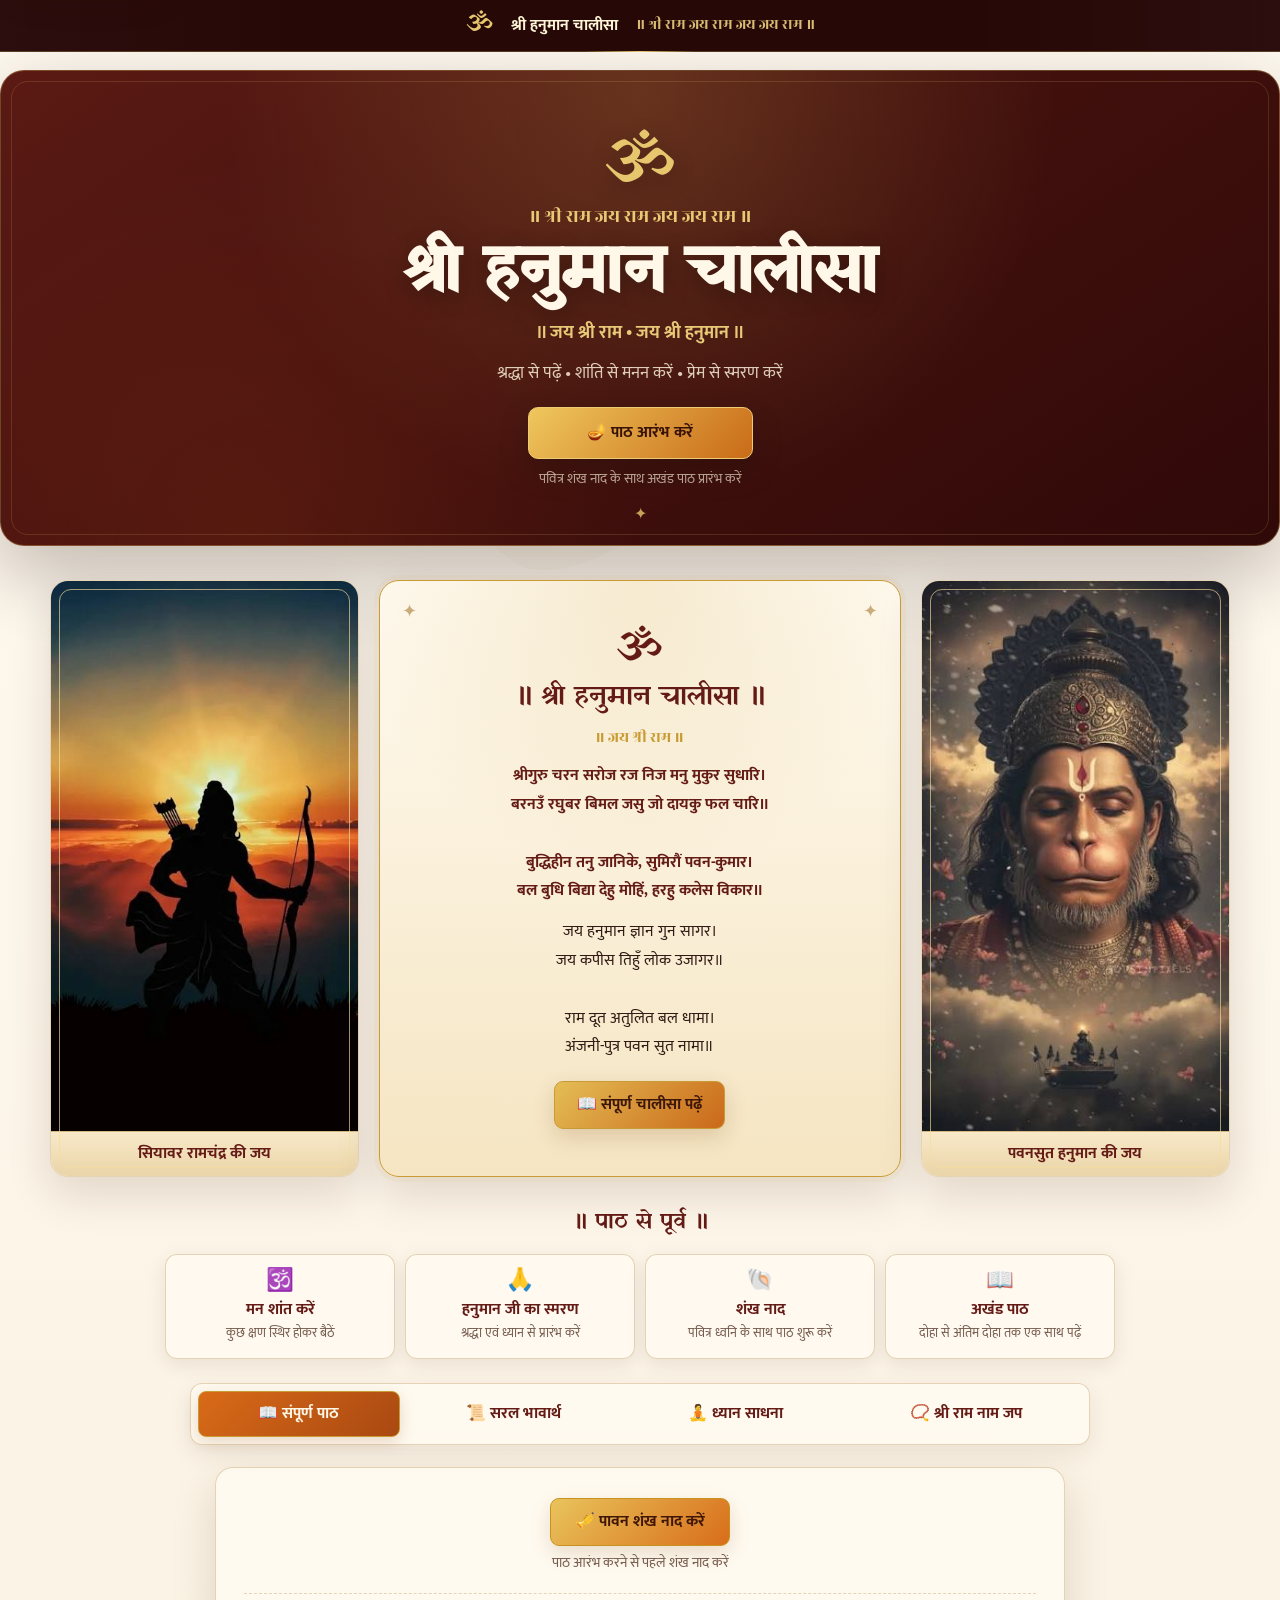
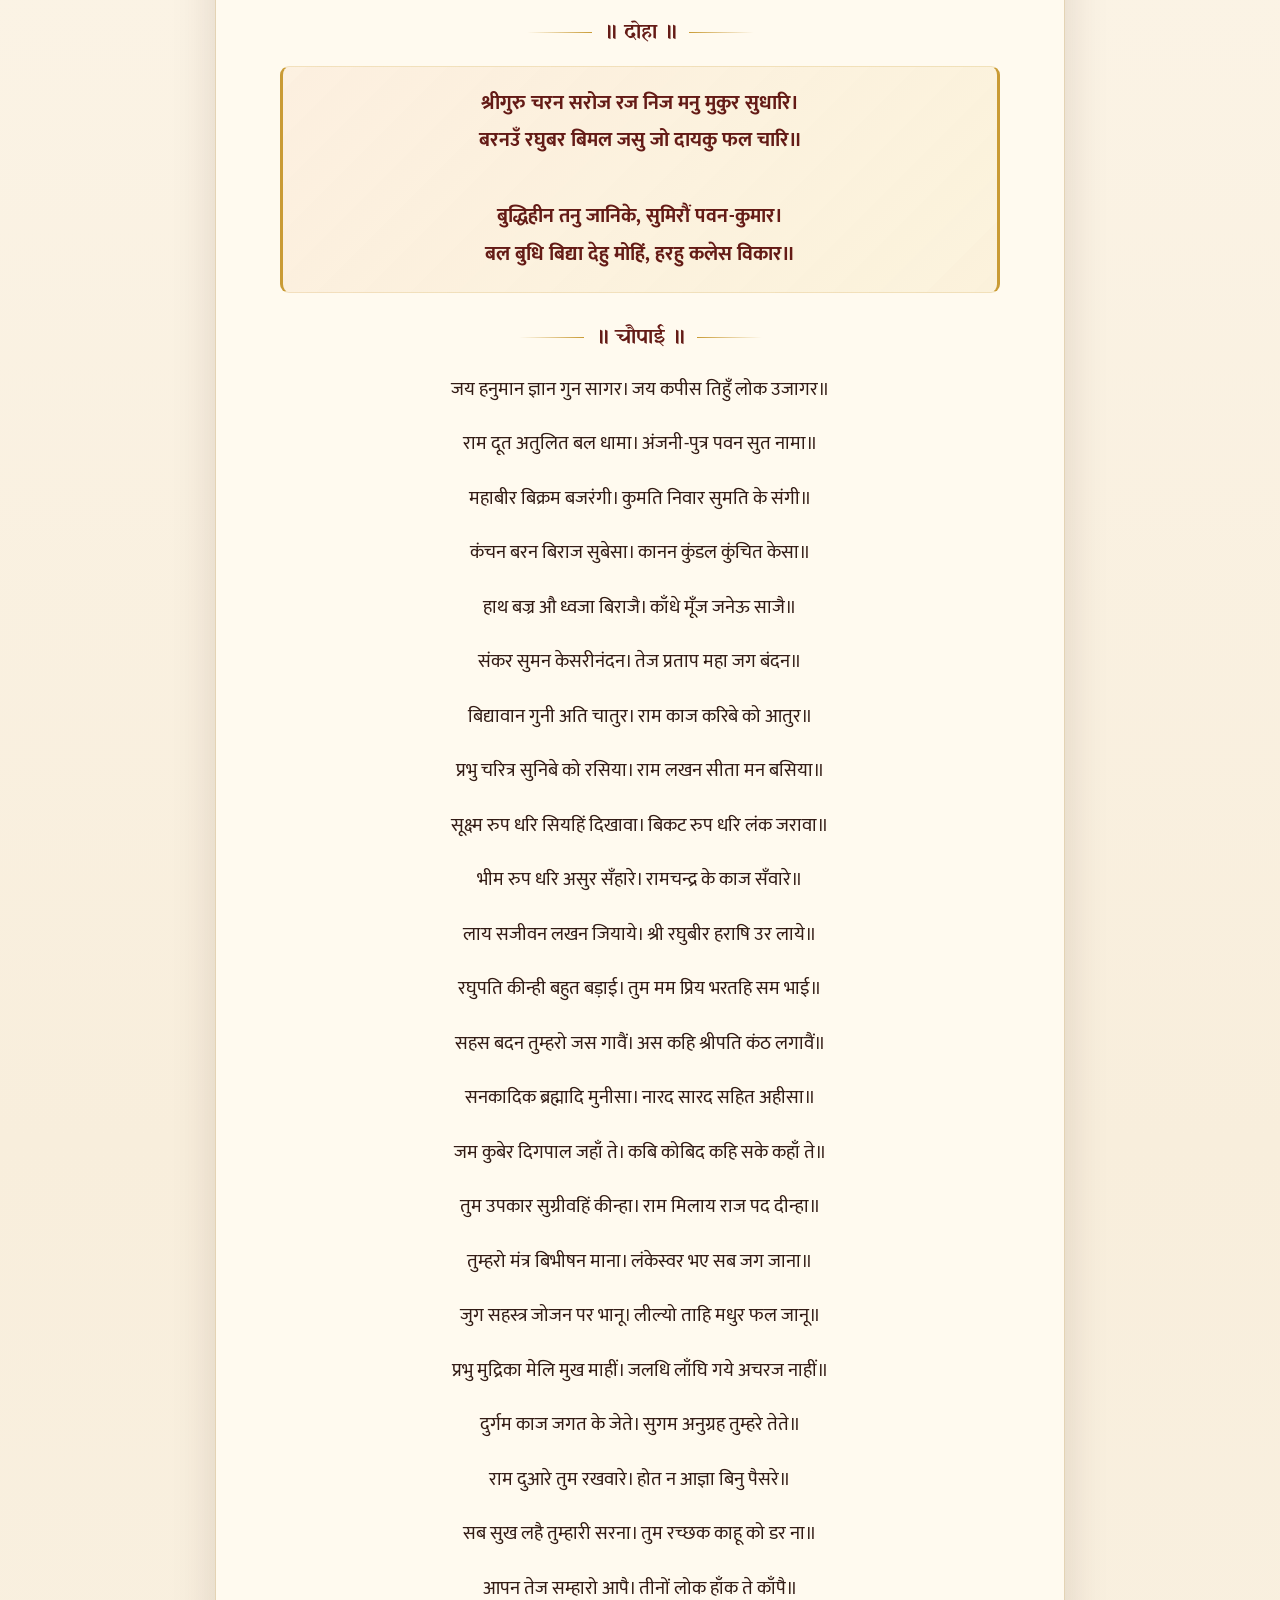
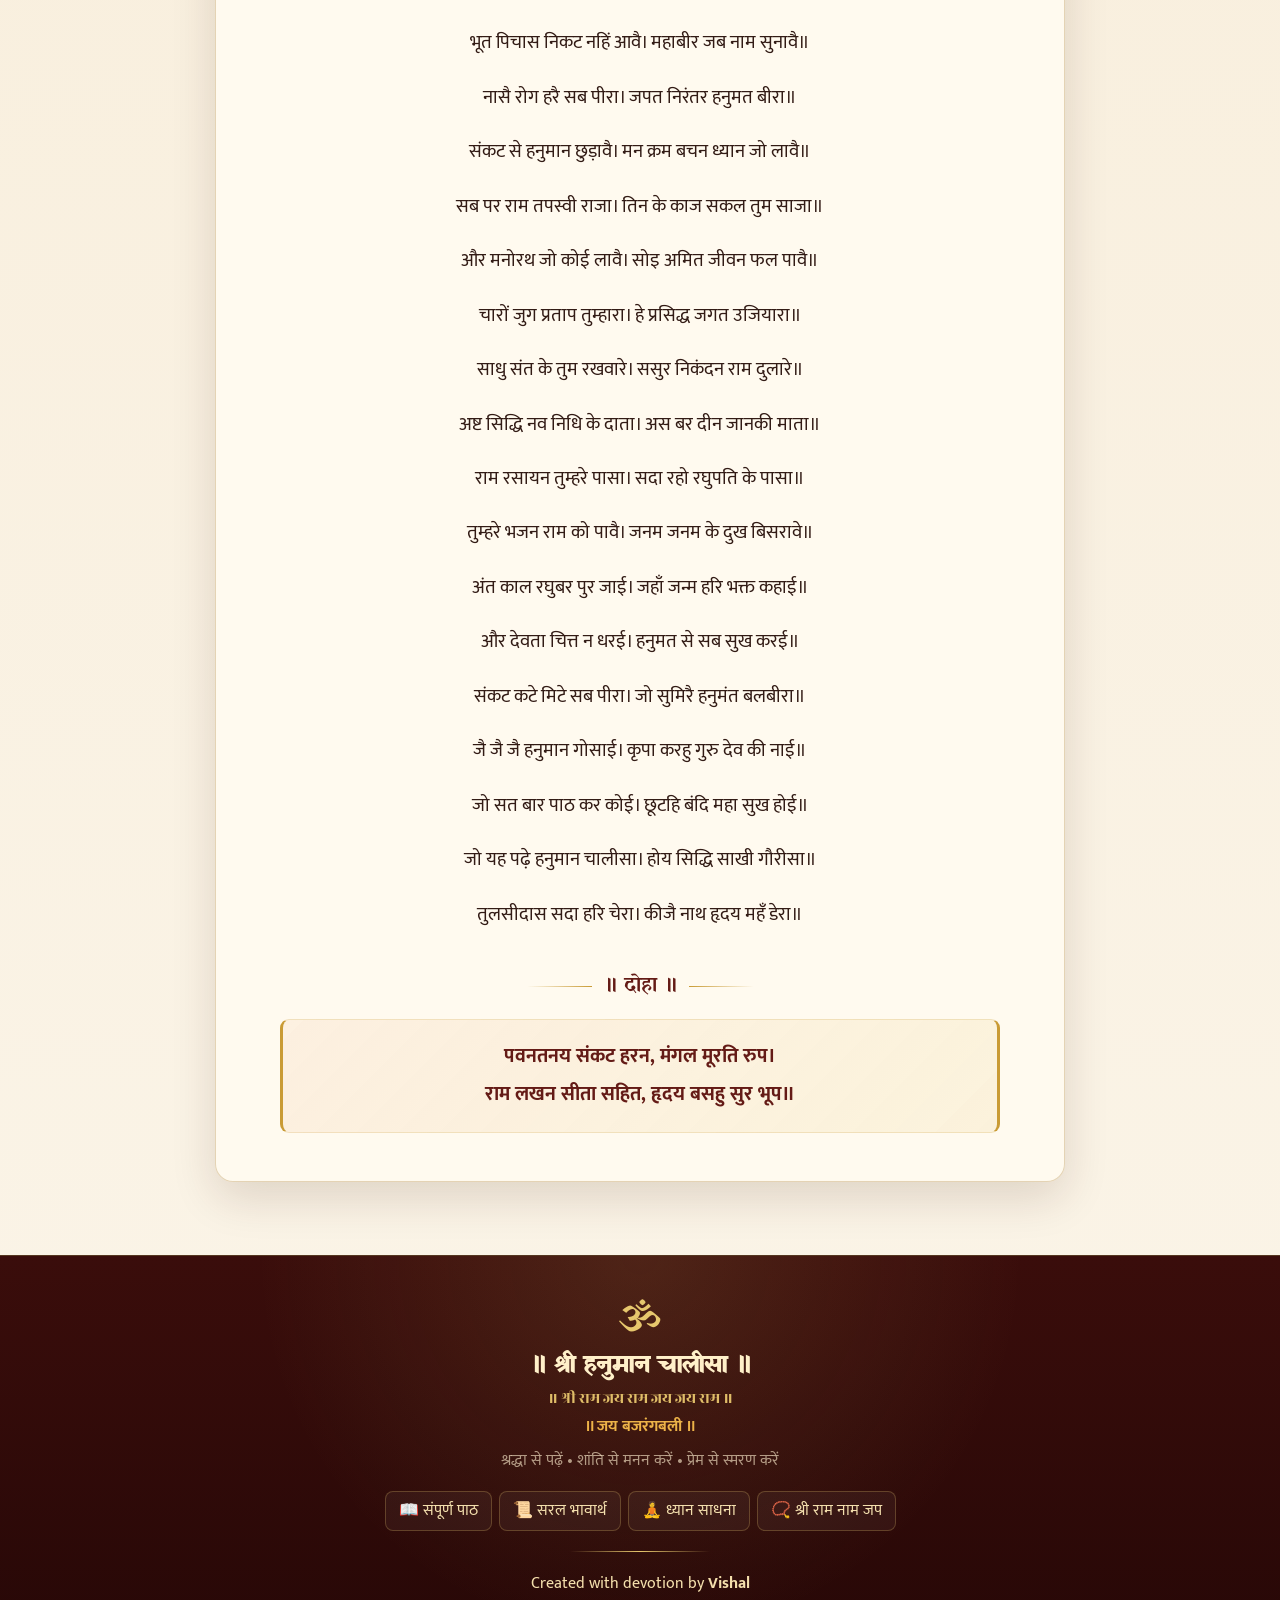
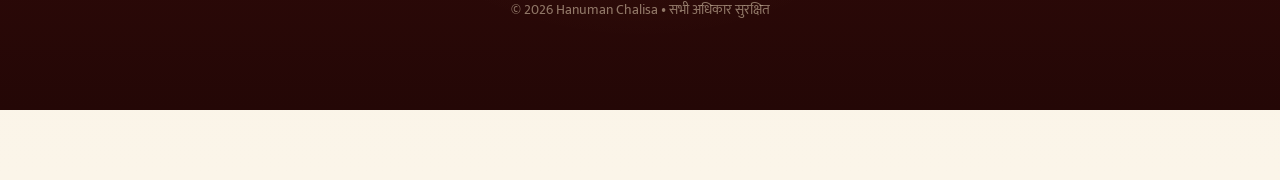
<file: index.html>
<!DOCTYPE html>
<html lang="hi">
<head>
    <meta charset="UTF-8">
    <meta name="viewport" content="width=device-width, initial-scale=1.0">

    <!-- Favicon -->
    <link rel="icon" type="image/jpeg" href="om.jpg">
    <link rel="shortcut icon" type="image/jpeg" href="om.jpg">
    <link rel="apple-touch-icon" href="om.jpg">
    
    <!-- SEO Meta Tags -->
    <title>श्री हनुमान चालीसा | अखंड पाठ, सरल भावार्थ, ध्यान एवं राम नाम जप</title>
    <meta name="description" content="श्री हनुमान चालीसा का संपूर्ण अखंड पाठ, सरल हिंदी भावार्थ, शंख नाद, ध्यान साधना टाइमर और श्री राम नाम जप काउंटर। मोबाइल एवं कंप्यूटर हेतु पूर्ण अनुकूलित।">
    <meta name="keywords" content="श्री हनुमान चालीसा, Hanuman Chalisa Hindi, हनुमान चालीसा पाठ, हनुमान चालीसा भावार्थ, राम नाम जप काउंटर, ध्यान टाइमर">
    <meta name="author" content="Vishal">
    <meta name="robots" content="index, follow">

    <!-- Open Graph Tags -->
    <meta property="og:title" content="श्री हनुमान चालीसा - अखंड पाठ एवं भावार्थ">
    <meta property="og:description" content="पवित्र शंख नाद के साथ शुद्ध हनुमान चालीसा पाठ, अर्थ और राम नाम साधना।">
    <meta property="og:type" content="website">
    <meta property="og:image" content="hanuman ji.jpg">

    <!-- Schema.org Structured Data -->
    <script type="application/ld+json">
    {
      "@context": "https://schema.org",
      "@type": "Article",
      "headline": "श्री हनुमान चालीसा अखंड पाठ एवं सरल भावार्थ",
      "inLanguage": "hi",
      "description": "गोस्वामी तुलसीदास कृत श्री हनुमान चालीसा का अखंड पाठ, सरल हिंदी अर्थ एवं राम नाम जप साधना।"
    }
    </script>

    <!-- Image Preloads -->
    <link rel="preload" as="image" href="shree ram ji.jpg">
    <link rel="preload" as="image" href="hanuman ji.jpg">

    <!-- Google Fonts -->
    <link rel="preconnect" href="https://fonts.googleapis.com">
    <link rel="preconnect" href="https://fonts.gstatic.com" crossorigin>
    <link href="https://fonts.googleapis.com/css2?family=Mukta:wght@400;600;700&family=Rozha+One&family=Yatra+One&display=swap" rel="stylesheet">

    <!-- External CSS -->
    <link rel="stylesheet" href="style.css">
    <link rel="manifest" href="manifest.json">
    <meta name="theme-color" content="#5d1715">
    <meta name="mobile-web-app-capable" content="yes">
    <meta name="apple-mobile-web-app-capable" content="yes">
    <meta name="apple-mobile-web-app-status-bar-style" content="default">
    <meta name="apple-mobile-web-app-title" content="श्री हनुमान चालीसा">
    <link rel="canonical" href="./">
    <meta property="og:locale" content="hi_IN">
    <meta property="og:site_name" content="श्री हनुमान चालीसा">
    <meta name="twitter:card" content="summary_large_image">
</head>
<body class="devotional-site">
    <a class="skip-link" href="#main-content">मुख्य सामग्री पर जाएँ</a>

    <!-- Premium Temple Brand Bar -->
    <header class="temple-brand-bar" aria-label="श्री हनुमान चालीसा">
        <span class="brand-symbol">ॐ</span>
        <span class="brand-text">श्री हनुमान चालीसा</span>
        <span class="brand-mantra">॥ श्री राम जय राम जय जय राम ॥</span>
    </header>

    <!-- Devotional Hero -->
    <header class="hero-header">
        <div class="hero-om">ॐ</div>
        <p class="hero-mantra">॥ श्री राम जय राम जय जय राम ॥</p>
        <h1>श्री हनुमान चालीसा</h1>
        <p class="subtitle">॥ जय श्री राम • जय श्री हनुमान ॥</p>
        <p class="hero-description">श्रद्धा से पढ़ें • शांति से मनन करें • प्रेम से स्मरण करें</p>
        <button class="start-path-btn" onclick="startPath()">🪔 पाठ आरंभ करें</button>
        <p class="start-hint">पवित्र शंख नाद के साथ अखंड पाठ प्रारंभ करें</p>
    </header>

    <!-- Divine Chalisa Layout: Shri Ram | Hanuman Chalisa | Shri Hanuman -->
    <section class="divine-chalisa-layout" aria-label="श्री राम, हनुमान चालीसा और श्री हनुमान">
        <div class="image-card divine-side-image ram-image">
            <img src="shree ram ji.jpg" alt="भगवान श्री राम" loading="lazy" decoding="async">
            <div class="card-caption">सियावर रामचंद्र की जय</div>
        </div>

        <div class="chalisa-center-card">
            <div class="center-om">ॐ</div>
            <div class="center-title">॥ श्री हनुमान चालीसा ॥</div>
            <div class="center-divider">॥ जय श्री राम ॥</div>
            <div class="center-doha">
                श्रीगुरु चरन सरोज रज निज मनु मुकुर सुधारि।<br>
                बरनउँ रघुबर बिमल जसु जो दायकु फल चारि॥<br><br>
                बुद्धिहीन तनु जानिके, सुमिरौं पवन-कुमार।<br>
                बल बुधि बिद्या देहु मोहिं, हरहु कलेस विकार॥
            </div>
            <div class="center-chaupai">
                जय हनुमान ज्ञान गुन सागर।<br>
                जय कपीस तिहुँ लोक उजागर॥<br><br>
                राम दूत अतुलित बल धामा।<br>
                अंजनी-पुत्र पवन सुत नामा॥
            </div>
            <button class="center-read-btn" onclick="switchTab('path', {currentTarget:this})">
                📖 संपूर्ण चालीसा पढ़ें
            </button>
        </div>

        <div class="image-card divine-side-image hanuman-image">
            <img src="hanuman ji.jpg" alt="संकटमोचन श्री हनुमान जी" loading="lazy" decoding="async">
            <div class="card-caption">पवनसुत हनुमान की जय</div>
        </div>
    </section>
    <section class="path-method" aria-label="पाठ विधि">
        <div class="path-method-title">॥ पाठ से पूर्व ॥</div>
        <div class="path-method-grid">
            <div><span>🕉️</span><strong>मन शांत करें</strong><small>कुछ क्षण स्थिर होकर बैठें</small></div>
            <div><span>🙏</span><strong>हनुमान जी का स्मरण</strong><small>श्रद्धा एवं ध्यान से प्रारंभ करें</small></div>
            <div><span>🐚</span><strong>शंख नाद</strong><small>पवित्र ध्वनि के साथ पाठ शुरू करें</small></div>
            <div><span>📖</span><strong>अखंड पाठ</strong><small>दोहा से अंतिम दोहा तक एक साथ पढ़ें</small></div>
        </div>
    </section>


    <!-- Navigation Tabs -->
    <nav class="nav-tabs" aria-label="मुख्य अनुभाग">
        <button class="tab-btn active" type="button" aria-selected="true" onclick="switchTab('path', event)">📖 संपूर्ण पाठ</button>
        <button class="tab-btn" type="button" aria-selected="false" onclick="switchTab('arth', event)">📜 सरल भावार्थ</button>
        <button class="tab-btn" type="button" aria-selected="false" onclick="switchTab('dhyan', event)">🧘 ध्यान साधना</button>
        <button class="tab-btn" type="button" aria-selected="false" onclick="switchTab('jap', event)">📿 श्री राम नाम जप</button>
    </nav>

    <!-- Devotional Audio Sources -->
    <audio id="shankhAudio" src="shankhnaad.mp3" preload="auto"></audio>
    <audio id="ramAudio" src="ram.mp3" preload="auto"></audio>

    <main id="main-content" class="container site-main">

        <!-- 1. संपूर्ण अखंड पाठ (One-Go Continuous Reading) -->
        <section id="path" class="tab-content active">
            
            <div class="shankh-bar">
                <button class="shankh-btn" onclick="playShankh()">
                    🎺 पावन शंख नाद करें
                </button>
                <p class="shankh-status" id="shankhStatus">पाठ आरंभ करने से पहले शंख नाद करें</p>
            </div>

            <div class="verses-container">
                
               <!-- Opening Doha -->
    <div class="section-label">॥ दोहा ॥</div>

    <div class="doha-box">
        श्रीगुरु चरन सरोज रज निज मनु मुकुर सुधारि।<br>
        बरनउँ रघुबर बिमल जसु जो दायकु फल चारि॥<br><br>
        बुद्धिहीन तनु जानिके, सुमिरौं पवन-कुमार।<br>
        बल बुधि बिद्या देहु मोहिं, हरहु कलेस विकार॥
    </div>

    <!-- Chaupai -->
    <div class="section-label chaupai-label">॥ चौपाई ॥</div>


    <div class="verse-line">जय हनुमान ज्ञान गुन सागर। जय कपीस तिहुँ लोक उजागर॥</div>

    <div class="verse-line">राम दूत अतुलित बल धामा। अंजनी-पुत्र पवन सुत नामा॥</div>

    <div class="verse-line">महाबीर बिक्रम बजरंगी। कुमति निवार सुमति के संगी॥</div>

    <div class="verse-line">कंचन बरन बिराज सुबेसा। कानन कुंडल कुंचित केसा॥</div>

    <div class="verse-line">हाथ बज्र औ ध्वजा बिराजै। काँधे मूँज जनेऊ साजै॥</div>

                <div class="verse-line">संकर सुमन केसरीनंदन। तेज प्रताप महा जग बंदन॥</div>

                <div class="verse-line">बिद्यावान गुनी अति चातुर। राम काज करिबे को आतुर॥</div>

                <div class="verse-line">प्रभु चरित्र सुनिबे को रसिया। राम लखन सीता मन बसिया॥</div>

                <div class="verse-line">सूक्ष्म रुप धरि सियहिं दिखावा। बिकट रुप धरि लंक जरावा॥</div>

                <div class="verse-line">भीम रुप धरि असुर सँहारे। रामचन्द्र के काज सँवारे॥</div>

                <div class="verse-line">लाय सजीवन लखन जियाये। श्री रघुबीर हराषि उर लाये॥</div>

                <div class="verse-line">रघुपति कीन्ही बहुत बड़ाई। तुम मम प्रिय भरतहि सम भाई॥</div>

                <div class="verse-line">सहस बदन तुम्हरो जस गावैं। अस कहि श्रीपति कंठ लगावैं॥</div>

                <div class="verse-line">सनकादिक ब्रह्मादि मुनीसा। नारद सारद सहित अहीसा॥</div>

                <div class="verse-line">जम कुबेर दिगपाल जहाँ ते। कबि कोबिद कहि सके कहाँ ते॥</div>

                <div class="verse-line">तुम उपकार सुग्रीवहिं कीन्हा। राम मिलाय राज पद दीन्हा॥</div>

                <div class="verse-line">तुम्हरो मंत्र बिभीषन माना। लंकेस्वर भए सब जग जाना॥</div>

                <div class="verse-line">जुग सहस्त्र जोजन पर भानू। लील्यो ताहि मधुर फल जानू॥</div>

                <div class="verse-line">प्रभु मुद्रिका मेलि मुख माहीं। जलधि लाँघि गये अचरज नाहीं॥</div>

                <div class="verse-line">दुर्गम काज जगत के जेते। सुगम अनुग्रह तुम्हरे तेते॥</div>

                <div class="verse-line">राम दुआरे तुम रखवारे। होत न आज्ञा बिनु पैसरे॥</div>

                <div class="verse-line">सब सुख लहै तुम्हारी सरना। तुम रच्छक काहू को डर ना॥</div>

                <div class="verse-line">आपन तेज सम्हारो आपै। तीनों लोक हाँक ते काँपै॥</div>

                <div class="verse-line">भूत पिचास निकट नहिं आवै। महाबीर जब नाम सुनावै॥</div>

                <div class="verse-line">नासै रोग हरै सब पीरा। जपत निरंतर हनुमत बीरा॥</div>

                <div class="verse-line">संकट से हनुमान छुड़ावै। मन क्रम बचन ध्यान जो लावै॥</div>

                <div class="verse-line">सब पर राम तपस्वी राजा। तिन के काज सकल तुम साजा॥</div>

                <div class="verse-line">और मनोरथ जो कोई लावै। सोइ अमित जीवन फल पावै॥</div>

                <div class="verse-line">चारों जुग प्रताप तुम्हारा। हे प्रसिद्ध जगत उजियारा॥</div>

                <div class="verse-line">साधु संत के तुम रखवारे। ससुर निकंदन राम दुलारे॥</div>

                <div class="verse-line">अष्ट सि‌द्धि नव निधि के दाता। अस बर दीन जानकी माता॥</div>

                <div class="verse-line">राम रसायन तुम्हरे पासा। सदा रहो रघुपति के पासा॥</div>

                <div class="verse-line">तुम्हरे भजन राम को पावै। जनम जनम के दुख बिसरावे॥</div>

                <div class="verse-line">अंत काल रघुबर पुर जाई। जहाँ जन्म हरि भक्त कहाई॥</div>

                <div class="verse-line">और देवता चित्त न धरई। हनुमत से सब सुख करई॥</div>

                <div class="verse-line">संकट कटे मिटे सब पीरा। जो सुमिरै हनुमंत बलबीरा॥</div>

                <div class="verse-line">जै जै जै हनुमान गोसाई। कृपा करहु गुरु देव की नाई॥</div>

                <div class="verse-line">जो सत बार पाठ कर कोई। छूटहि बंदि महा सुख होई॥</div>

                <div class="verse-line">जो यह पढ़े हनुमान चालीसा। होय सि‌द्धि साखी गौरीसा॥</div>

                <div class="verse-line">तुलसीदास सदा हरि चेरा। कीजै नाथ हृदय महँ डेरा॥</div>
 <!-- Closing Doha -->
<div class="section-label closing-doha-label">॥ दोहा ॥</div>

<div class="doha-box">
    पवनतनय संकट हरन, मंगल मूरति रुप।<br>
    राम लखन सीता सहित, हृदय बसहु सुर भूप॥

            </div>
            </div>
        </section>

        <!-- 2. संपूर्ण सरल भावार्थ (Meaning Tab) -->
        <section id="arth" class="tab-content">
            <h2 class="section-title">॥ श्री हनुमान चालीसा सरल भावार्थ ॥</h2>

            <div class="meaning-item">
                <div class="meaning-verse">श्रीगरुु चरन सरोज रज, ननज मनुमकुुरु सधारर। ु बरनऊं रघबरु नबमल जसु, जो दायकुफल चारर।।<br>बनिहीन ु तनुजाननके, सनमरौं ु पवन-कुमार। बल बनिु नबद्या देहुमोनह, ं हरहुकलेस नबकार।।</div>
                <div class="meaning-text"><strong>भावार्थ:</strong> श्री गरुु महाराज केचरण कमलों की धनलू सेअपनेमन रूपी दपपण को पनवत्र करके श्री रघवीर ु केननमपल यश का वणपन करता ह , ं जो चारों फल धमप, अर्प, काम और मोक्ष को देनेवाला है। हेपवन कुमार! मैंआपको सनमरन ु करता ह ।ं आप तो जानतेहैंनक मेरा शरीर और बनिु ननबपल है। मझे ु शारीररक बल, सदब् निु एवं ज्ञान दीनजए और मेरेदखों ु व दोषों का नाश कर दीनजए।</div>
            </div>

            <div class="meaning-item">
                <div class="meaning-verse">जय हनमान ु ज्ञान गनु सागर। जय कपीस नतहुं लोक उजागर।।</div>
                <div class="meaning-text"><strong>भावार्थ:</strong> हनमान ु जी की जय हो। आपका ज्ञान और गणु अर्ाह है। हेकपीश्वर! आपकी जय हो! तीनों लोकों, स्वगपलोक, भलोक ू और पाताल लोक मेंआपकी कीनतपहै।</div>
            </div>

            <div class="meaning-item">
                <div class="meaning-verse">रामदतू अतनलत ु बल धामा। अजनन ं -पत्रु पवनसतु नामा।।</div>
                <div class="meaning-text"><strong>भावार्थ:</strong> हेपवनसतु अजनीनन्दन ं ! श्रीरामदतू! आपके समान दसरा ू कोई बलवान नहीं है।</div>
            </div>

            <div class="meaning-item">
                <div class="meaning-verse">महाबीर नबक्रम बजरंगी। कुमनत ननवार समनत ु के संगी।।</div>
                <div class="meaning-text"><strong>भावार्थ:</strong> हेमहावीर बजरंगबली! आप तो नवशेष पराक्रमवालेहै। आप दबुपनिु को दरूकरतेहैंऔर अच्छी बनिवालों ु के सहायक है।</div>
            </div>

            <div class="meaning-item">
                <div class="meaning-verse">कंचन बरन नबराज सबेसा। ु कानन कंुडल कंुनचत के सा।।</div>
                <div class="meaning-text"><strong>भावार्थ:</strong> आप सनहले ु रंग, सन्दर ु वस्त्रों, कानों मेंकुण्डल और घघराले ंु बालों सेसशोभीत ु हैं।</div>
            </div>

            <div class="meaning-item">
                <div class="meaning-verse">हार् बज्र अरु ध्वजा नबराजै। कांधेमजंू जनेउ साजै॥</div>
                <div class="meaning-text"><strong>भावार्थ:</strong> आपकेहार्मेंबज्र और ध्वजा हैंतर्ा कांधेपर मजंू जनेऊ की शोभा है।</div>
            </div>

            <div class="meaning-item">
                <div class="meaning-verse">शकर ं सवनु के सरी नंदन। तेज प्रताप महा जग बन्दन॥</div>
                <div class="meaning-text"><strong>भावार्थ:</strong> हेशकर ं केअवतार, हेके शरी-नन्दन, आपकेपराक्रम और महान यश की संसार भर मेंवन्दना होती है।</div>
            </div>

            <div class="meaning-item">
                <div class="meaning-verse">नवद्यावान गनीु अनत चातरु। राम काज कररबेको आतरु।।</div>
                <div class="meaning-text"><strong>भावार्थ:</strong> आप प्रकाण्ड नवद्याननधान हैं, गणवान ु और अत्यंत कायपकुशल होकर श्रीराम-काज करनेकेनलए उत्सकु रहतेंहैं।</div>
            </div>

            <div class="meaning-item">
                <div class="meaning-verse">प्रभुचररत्र सननबे ु को रनसया। राम लखन सीता मन बनसया।।</div>
                <div class="meaning-text"><strong>भावार्थ:</strong> आप श्रीराम केचररत्र सनने ु मेंआनन्द-रस लेतेहैं। श्रीराम सीता और लक्ष्मण आपके हृदयमेंबसतेहैं।</div>
            </div>

            <div class="meaning-item">
                <div class="meaning-verse">सक्ष्मू रूप धरर नसयनहं नदखावा। नबकट रूप धरर लंक जरावा।।</div>
                <div class="meaning-text"><strong>भावार्थ:</strong> आपनेअपना बहुत छोटा रूप धारण करके सीता जी को नदखलाया और भयंकर रूप करकेलंका को जलाया।</div>
            </div>

            <div class="meaning-item">
                <div class="meaning-verse">भीम रूप धरर असरु संहारे। रामचंद्र केकाज संवारे।।</div>
                <div class="meaning-text"><strong>भावार्थ:</strong> आपनेनवकराल रूप धारण करकेराक्षसों को मारा और श्री रामचन्द्र जी केउददेश्यों ् को सफल बनाया।</div>
            </div>

            <div class="meaning-item">
                <div class="meaning-verse">लाय सजीवन लखन जियाये। श्रीरघुबीर हरषि उर लाये।।</div>
                <div class="meaning-text"><strong>भावार्थ:</strong> आपने संजीवनी बूटी लाकर लक्ष्मण जी को जिलाया जिससे श्री रघुवीर ने हर्षित होकर आपको हृदय से लगा लिया।</div>
            </div>

            <div class="meaning-item">
                <div class="meaning-verse">रघुपति कीन्ही बहुत बड़ाई। तुम मम प्रिय भरतहि सम भाई।।</div>
                <div class="meaning-text"><strong>भावार्थ:</strong> हे पवनसुत ! श्रीरामचंद्रजी ने आपकी बहुत प्रशंसा की और कहा कि तुम मेरे भरत जैसे भाई हो।</div>
            </div>

            <div class="meaning-item">
                <div class="meaning-verse">सहस बदन तुम्हरो जस गावैं। अस कहि श्रीपति कंठ लगावैं।।</div>
                <div class="meaning-text"><strong>भावार्थ:</strong> श्रीराम ने आपको यह कहकर हृदय से लगा लिया कि तुम्हारा यश हजार-मुखसे सराहनीय है।</div>
            </div>

            <div class="meaning-item">
                <div class="meaning-verse">सनकादिक ब्रह्मादि मुनीसा। नारद सारद सहित अहीसा।।</div>
                <div class="meaning-text"><strong>भावार्थ:</strong> श्रीसनक, श्रीसनातन, श्रीसनन्दन, श्रीसनत्कुमार आदि मुनि, ब्रम्हा आदि देवता, नारदजी, सरस्वतीजी, शेषनागजी आदि आपके यशको पूरी तरह वर्णन नहीं कर सकते ।</div>
            </div>

            <div class="meaning-item">
                <div class="meaning-verse">जम कुबेर दिगपाल जहां ते। कबि कोबिद कहि सके कहां ते।।</div>
                <div class="meaning-text"><strong>भावार्थ:</strong> यमराज, कुबेर आदि सब दिशाओं के रक्षक, कवि, विद्वान, पंडित, या कोई भी आपके यशको पूरी तरह वर्णन नहीं कर सकते।</div>
            </div>

            <div class="meaning-item">
                <div class="meaning-verse">तुम उपकार सुग्रीवहिं कीन्हा। राम मिलाय राज पद दीन्हा।।</div>
                <div class="meaning-text"><strong>भावार्थ:</strong> आपने सुग्रीवजी को श्रीराम से मिलाकर उपकार किया जिसके कारण वे राजा बने ।</div>
            </div>

            <div class="meaning-item">
                <div class="meaning-verse">तम्हरो ु मत्रं नबभीषन माना। लंके स्वर भए सब जग जाना।।</div>
                <div class="meaning-text"><strong>भावार्थ:</strong> आपकेउपदेश का नवभीषण नेपणपतू : पालन नकया, इसी कारण वेलंका केराजा बनें, इसको सब संसार जानता है ।</div>
            </div>

            <div class="meaning-item">
                <div class="meaning-verse">जगु सहस्र जोजन पर भान।ूलील्यो तानह मधरु फल जान।।ू</div>
                <div class="meaning-text"><strong>भावार्थ:</strong> जो सयप ू इतनेयोजन दरीू पर हैनक उस पर पहुचने ं केनलए हजार यगु लगे। दो हजार योजन की दरीू पर नस्र्त सयप ू को आपनेएक मीठा फल समझकर ननगल नलया।</div>
            </div>

            <div class="meaning-item">
                <div class="meaning-verse">प्रभुमनद्रका ु मेनल मखु माहीं। जलनध लांनघ गयेअचरज नाहीं।।</div>
                <div class="meaning-text"><strong>भावार्थ:</strong> आपनेश्रीरामचंद्रजी की अगं ठी ू महंू मेंरखकर समद्रु को पार नकया परन्तुआपकेनलए इसमेंकोई आश्चयपनहीं है।</div>
            </div>

            <div class="meaning-item">
                <div class="meaning-verse">दगपमु काज जगत केजेते। सगमु अनग्रहु तम्हरे ु तेते।।</div>
                <div class="meaning-text"><strong>भावार्थ:</strong> संसार मेंनजतनेभी कठीन सेकठीन काम हैं, वेसभी आपकी कृपा सेसहज और सलभु हो जातेहैं।</div>
            </div>

            <div class="meaning-item">
                <div class="meaning-verse">राम दआरे ु तमु रखवारे। होत न आज्ञा नबनुपैसारे।।</div>
                <div class="meaning-text"><strong>भावार्थ:</strong> श्री रामचंद्रजी केद्वार केआप रखवालेहैं, नजसमेंआपकी आज्ञा केनबना नकसी को प्रवेश नहीं नमल सकता । (अर्ापत नबना हनमान ु जी को प्रसन्न नकयेराम जी को नहीं पाया जा सकता)</div>
            </div>

            <div class="meaning-item">
                <div class="meaning-verse">सब सखु लहैतम्हारी ु सरना। तमु रक्षक काह को डर ना।।</div>
                <div class="meaning-text"><strong>भावार्थ:</strong> जो आप मेंशरण लेतेहैंवेसभी खशी ु का आनंद लेतेहैं। यनद आप रक्षक हैं, तो डरनेकेनलए क्या है?</div>
            </div>

            <div class="meaning-item">
                <div class="meaning-verse">आपन तेज सम्हारो आपै। तीनों लोक हांक तेंकांपै।।</div>
                <div class="meaning-text"><strong>भावार्थ:</strong> आपकेनसवाय आपके वेग को कोई नहीं रोक सकता, आपकी गजपना सेतीनों लोक कांप जातेहैं।</div>
            </div>

            <div class="meaning-item">
                <div class="meaning-verse">भतू नपसाच ननकट ननहंआवै। महावीर जब नाम सनावै।। ु</div>
                <div class="meaning-text"><strong>भावार्थ:</strong> आपका ‘महावीर’ हनमानजी ु का नाम सनकर ु भतू-नपसाच आनद दष्टु आत्माएँपास भी नहीं आ सकती ।</div>
            </div>

            <div class="meaning-item">
                <div class="meaning-verse">नासैरोग हरैसब पीरा। जपत ननरंतर हनमतु बीरा।।</div>
                <div class="meaning-text"><strong>भावार्थ:</strong> आपका ननरंतर जप करनेसेसब रोग नष्ट हो जातेहैंऔर सब कष्ट दरूहो जातेहैं।</div>
            </div>

            <div class="meaning-item">
                <div class="meaning-verse">संकट तेंहनमान ु छुड़ावै। मन क्रम बचन ध्यान जो लावै।।</div>
                <div class="meaning-text"><strong>भावार्थ:</strong> हेहनमान ु जी! नवचार करनेमें, कमपकरनेमेंऔर बोलनेमें, नजनका ध्यान आपमेंरहता है, उनको सब संकटों से आप छुड़ातेहै।</div>
            </div>

            <div class="meaning-item">
                <div class="meaning-verse">सब पर राम तपस्वी राजा। नतन केकाज सकल तमु साजा।</div>
                <div class="meaning-text"><strong>भावार्थ:</strong> तपस्वी राजा श्री रामचन्द्र जी सबसेश्रेष्ठ है, उनके सब कायों को आपनेसहज मेंकर नदया।</div>
            </div>

            <div class="meaning-item">
                <div class="meaning-verse">और मनोरर् जो कोई लावै। सोइ अनमत जीवन फल पावै।।</div>
                <div class="meaning-text"><strong>भावार्थ:</strong> नजस पर आपकी कृपा हो, वह कोई भी अनभलाषा करेंतो उसेऐसा फल नमलता हैनजसकी जीवन मेंकोई सीमा नहीं होती।</div>
            </div>

            <div class="meaning-item">
                <div class="meaning-verse">चारों जगु परताप तम्हारा। ु हैपरनसि जगत उनजयारा।।</div>
                <div class="meaning-text"><strong>भावार्थ:</strong> चारो यगों ु सतयगु, त्रेता, द्वापर तर्ा कनलयगु मेंआपका यश फै ला हुआ है, जगत मेंआपकी कीनतपसवपत्र प्रकाशमान है।</div>
            </div>

            <div class="meaning-item">
                <div class="meaning-verse">साध-ुसंत के तमु रखवारे। असरुननकंदन राम दलारे।। ु</div>
                <div class="meaning-text"><strong>भावार्थ:</strong> हेश्री राम केदलारे ु ! आप सज्जनों की रक्षा करतेहैऔर दष्टों ु का नाश करतेहै।</div>
            </div>

            <div class="meaning-item">
                <div class="meaning-verse">अष्ट नसनि नौ नननध केदाता। अस बर दीन जानकी माता।।</div>
                <div class="meaning-text"><strong>भावार्थ:</strong> आपको माता श्री जानकी सेऐसा वरदान नमला हुआ है, नजससेआप नकसी को भी आठों नसनियां और नौ नननधयांदेसकतेहै। (आठ नसनियां - 1.) अनणमा- नजससेसाधक नकसी को नदखाई नहीं पड़ता और कनठन सेकनठन पदार्पमेंप्रवेश कर जाता है। 2.) मनहमा- नजसमेंयोगी अपनेको बहुत बड़ा बना देता है। 3.) गररमा- नजससेसाधक अपनेको चाहेनजतना भारी बना लेता है। 4.) लनघमा- नजससेनजतना चाहेउतना हल्का बन जाता है। 5.) प्रानि- नजससेइनच्छत पदार्पकी प्रानि होती है। 6.) प्राकाम्य- नजससेइच्छा करनेपर वह पथ्वी ृ मेंसमा सकता है, आकाश मेंउड़ सकता है। 7.) ईनशत्व- नजससेसब पर शासन का सामथ्यपहो जाता है। 8.) वनशत्व- नजससेदसरों ू को वश मेंनकया जाता है।)</div>
            </div>

            <div class="meaning-item">
                <div class="meaning-verse">राम रसायन तम्हरे ु पासा। सदा रहो रघपनत ु केदासा।।</div>
                <div class="meaning-text"><strong>भावार्थ:</strong> आप ननरन्तर श्री रघनार्जी ु की शरण मेंरहतेहैं, नजससेआपकेपास विावस्र्ा ृ और असाध्य रोगों केनाश के नलए राम-नाम रुपी औषधी है।</div>
            </div>

            <div class="meaning-item">
                <div class="meaning-verse">तम्हरे ु भजन राम को पावै। जनम-जनम केदखु नबसरावै।।</div>
                <div class="meaning-text"><strong>भावार्थ:</strong> आपका भजन करनेसेश्रीरामजी प्राि होतेहैंऔर जन्म जन्मांतर केद:ुख दरूहोतेहैं।</div>
            </div>

            <div class="meaning-item">
                <div class="meaning-verse">अन्तकाल रघबरु परु जाई। जहां जन्म हरर-भक्त कहाई।।</div>
                <div class="meaning-text"><strong>भावार्थ:</strong> अतं समय श्री रघनार्ु जी के धाम को जातेहैऔर यनद नफर भी जन्म लेंगेतो भनक्त करेंगेऔर श्री राम भक्त कहलाएगे। ं</div>
            </div>

            <div class="meaning-item">
                <div class="meaning-verse">और देवता नचत्त न धरई। हनमतु सेइ सबपसखु करई।।</div>
                <div class="meaning-text"><strong>भावार्थ:</strong> हेहनमान ु जी! आपकी सेवा करनेसेसब प्रकार के सखु नमलतेहै, नफर अन्य नकसी देवता की आवश्यकता नहीं रहती।</div>
            </div>

            <div class="meaning-item">
                <div class="meaning-verse">संकट कटैनमटैसब पीरा। जो सनमरै ु हनमतु बलबीरा।।</div>
                <div class="meaning-text"><strong>भावार्थ:</strong> हेवीर हनमानजी ु ! जो आपका स्मरण करता है, उसके सब संकट कट जातेहैंऔर सब पीडा नमट जाती हैं।</div>
            </div>

            <div class="meaning-item">
                <div class="meaning-verse">जैजैजैहनमान ु गोसाई ं। कृपा करहुगरुदेव ु की नाई ं।।</div>
                <div class="meaning-text"><strong>भावार्थ:</strong> हेस्वामी हनमान ु जी! आपकी जय हो, जय हो, जय हो! आप मझु पर कृपालुश्री गरुु जी के समान कृपा कीनजए।</div>
            </div>

            <div class="meaning-item">
                <div class="meaning-verse">जो सत बार पाठ कर कोई। छूटनह बंनद महा सखु होई।।</div>
                <div class="meaning-text"><strong>भावार्थ:</strong> जो कोई इस हनमान ु चालीसा का सौ बार पाठ करेगा वह सब बंधनों सेछूट जाएगा और उसेपरमानन्द नमलेगा।</div>
            </div>

            <div class="meaning-item">
                <div class="meaning-verse">जो यह पढ़ैहनमान ु चालीसा। होय नसनि साखी गौरीसा।।</div>
                <div class="meaning-text"><strong>भावार्थ:</strong> भगवान शकर ं नेयह हनमान ु चालीसा नलखवाया, इसनलए वेसाक्षी है, नक जो इसेपढ़ेगा उसेननश्चय ही सफलता प्राि होगी।</div>
            </div>

            <div class="meaning-item">
                <div class="meaning-verse">तलसीदास ु सदा हरर चेरा। कीजैनार् हृदय महँ डेरा।।</div>
                <div class="meaning-text"><strong>भावार्थ:</strong> हेनार् हनमान ु जी! तलसीदास ु सदा ही श्री राम का दास है। इसनलए आप उसके हृदय मेंननवास कीनजए।</div>
            </div>

            <div class="meaning-item">
                <div class="meaning-verse">पवन तनय संकट हरन, मगलं मरनतू रूप। राम लखन सीता सनहत, हृदय बसहुसरु भप।। ू</div>
                <div class="meaning-text"><strong>भावार्थ:</strong> हेसंकट मोचन पवन कुमार! आप आनंद मगलों ं केस्वरूप हैं। हेदेवराज! आप श्री राम, सीता जी और लक्ष्मण सनहत मेरेहृदय मेंननवास कीनजए।</div>
            </div>

        </section>

        <!-- 3. ध्यान साधना टाइमर (Meditation Timer) -->
        <section id="dhyan" class="tab-content">
            <div class="dhyan-wrapper">
                <h2 class="section-title">॥ ध्यान साधना ॥</h2>
                <p class="section-subtitle">शांत मन से प्रभु श्री राम एवं संकटमोचन हनुमान जी का ध्यान करें।</p>
                
                <div class="timer-presets">
                    <button class="preset-btn" onclick="setTimer(300)">५ मिनट</button>
                    <button class="preset-btn active-preset" onclick="setTimer(600)">१० मिनट</button>
                    <button class="preset-btn" onclick="setTimer(900)">१५ मिनट</button>
                    <button class="preset-btn" onclick="setTimer(1200)">२० मिनट</button>
                </div>

                <div class="meditation-symbol">ॐ</div>
                <div class="meditation-mantra" id="meditationMantra">ॐ हनुमते नमः</div>
                <div class="timer-ring">
                    <div class="timer-display" id="timeDisplay">10:00</div>
                </div>
                <p class="timer-hint" id="timerHint">श्वास पर ध्यान दें और मन में प्रभु का स्मरण करें।</p>

                <div class="timer-controls">
                    <button class="control-btn" id="timerActionBtn" onclick="toggleTimer()">प्रारंभ करें</button>
                    <button class="control-btn reset-timer-btn" onclick="resetTimer()">रीसेट</button>
                </div>
            </div>
        </section>

        <!-- 4. श्री राम नाम जप काउंटर (Ram Naam Counter) -->
        <section id="jap" class="tab-content">
            <div class="counter-section">
                <h2 class="section-title">॥ श्री राम नाम जप ॥</h2>
                <p class="section-subtitle">प्रत्येक स्पर्श पर पावन 'राम' नाम की दिव्य ध्वनि और संख्या वृद्धि</p>
                
                <div class="counter-display" id="japCountDisplay">0</div>
                <div class="jap-milestone" id="japMilestone">अगला संकल्प: 108 नाम</div>
                <div class="jap-progress"><span id="japProgressBar"></span></div>

                <button class="jap-btn" onclick="incrementJap()" aria-label="राम नाम जपें">
                    <span class="jap-text-main">श्री राम</span>
                    <span class="jap-text-sub">स्पर्श करें</span>
                </button>

                <div class="counter-footer">
                    <button class="reset-btn" onclick="resetJap()">जाप संख्या शून्य करें</button>
                </div>
            </div>
        </section>

    </main>

    
    <footer class="site-footer">
        <div class="footer-om" aria-hidden="true">ॐ</div>

        <h2 class="footer-title">॥ श्री हनुमान चालीसा ॥</h2>
        <p class="footer-mantra">॥ श्री राम जय राम जय जय राम ॥</p>
        <p class="footer-jai">॥ जय बजरंगबली ॥</p>

        <p class="footer-note">
            श्रद्धा से पढ़ें • शांति से मनन करें • प्रेम से स्मरण करें
        </p>

        <nav class="footer-nav" aria-label="फुटर नेविगेशन">
            <button type="button" onclick="switchTab('path', {currentTarget:this})">📖 संपूर्ण पाठ</button>
            <button type="button" onclick="switchTab('arth', {currentTarget:this})">📜 सरल भावार्थ</button>
            <button type="button" onclick="switchTab('dhyan', {currentTarget:this})">🧘 ध्यान साधना</button>
            <button type="button" onclick="switchTab('jap', {currentTarget:this})">📿 श्री राम नाम जप</button>
        </nav>

        <div class="footer-divider" aria-hidden="true"></div>

        <p class="footer-credit">
            Created with devotion by <strong>Vishal</strong>
        </p>
        <p class="footer-copyright">
            © 2026 Hanuman Chalisa • सभी अधिकार सुरक्षित
        </p>

        <button type="button" class="install-btn" id="installBtn" hidden>
            📱 होम स्क्रीन पर जोड़ें
        </button>
    </footer>

    <nav class="mobile-bottom-nav" aria-label="मोबाइल नेविगेशन">
        <button onclick="switchTab('path', {currentTarget:this})">📖<span>पाठ</span></button>
        <button onclick="switchTab('arth', {currentTarget:this})">📜<span>अर्थ</span></button>
        <button onclick="switchTab('dhyan', {currentTarget:this})">🧘<span>ध्यान</span></button>
        <button onclick="switchTab('jap', {currentTarget:this})">📿<span>जप</span></button>
    </nav>

    <div class="start-overlay" id="startOverlay" hidden>
        <div class="start-card">
            <div class="start-card-om">ॐ</div>
            <h2>पाठ के लिए तैयार हैं?</h2>
            <p>मन को शांत करें, श्री हनुमान जी का स्मरण करें और पवित्र शंख नाद के साथ अखंड पाठ प्रारंभ करें।</p>
            <button onclick="beginSacredPath()">🐚 शंख नाद करके पाठ शुरू करें</button>
            <button class="secondary-start" onclick="closeStartOverlay()">अभी सीधे पाठ पढ़ें</button>
        </div>
    </div>

<!-- External JS -->
    <script src="script.js"></script>

    <noscript>
        <div class="noscript-message">
            इस वेबसाइट की सभी सुविधाओं के लिए JavaScript सक्षम करें।
        </div>
    </noscript>
</body>
</html>
</file>
<file: style.css>
@import url('https://fonts.googleapis.com/css2?family=Mukta:wght@400;500;600;700&family=Rozha+One&family=Yatra+One&display=swap');

:root {
  --maroon-950: #260807;
  --maroon-900: #350b09;
  --maroon-800: #4a1210;
  --maroon: #641b16;
  --maroon-light: #7c281d;

  --saffron: #d96b18;
  --saffron-dark: #a94812;
  --gold: #c99b35;
  --gold-light: #e6c76d;
  --gold-pale: #f5e6b9;

  --cream: #fbf5e8;
  --cream-2: #f5ead4;
  --paper: #fffaf0;
  --ink: #321b15;
  --muted: #765d4f;

  --line: rgba(157, 112, 31, .28);
  --line-dark: rgba(226, 194, 109, .26);

  --shadow-sm: 0 6px 20px rgba(56, 20, 10, .09);
  --shadow-md: 0 16px 45px rgba(56, 20, 10, .14);
  --shadow-lg: 0 26px 80px rgba(27, 7, 5, .28);
}

/* =========================================================
   RESET / GLOBAL
   ========================================================= */

*,
*::before,
*::after {
  box-sizing: border-box;
}

html {
  scroll-behavior: smooth;
}

body {
  margin: 0;
  min-height: 100vh;
  padding-bottom: 70px;
  color: var(--ink);
  background:
    radial-gradient(circle at 50% -10%, rgba(230, 199, 109, .17), transparent 34rem),
    linear-gradient(180deg, #fffaf1 0%, #f8eedc 55%, #fbf5e9 100%);
  font-family: "Mukta", sans-serif;
  line-height: 1.5;
  position: relative;
}

/* Sacred watermark */
body::before {
  content: "ॐ";
  position: fixed;
  inset: 0;
  display: grid;
  place-items: center;
  font-family: "Yatra One", serif;
  font-size: min(28rem, 55vw);
  color: rgba(126, 78, 20, .025);
  pointer-events: none;
  z-index: -1;
}

img {
  max-width: 100%;
}

button,
input,
select {
  font: inherit;
}

button {
  -webkit-tap-highlight-color: transparent;
}

::selection {
  background: rgba(201, 155, 53, .25);
  color: var(--maroon-900);
}

button:focus-visible,
a:focus-visible {
  outline: 3px solid rgba(217, 107, 24, .45);
  outline-offset: 3px;
}

/* Keyboard accessibility link */
.skip-link {
  position: fixed;
  left: 16px;
  top: -70px;
  z-index: 5000;
  padding: 10px 16px;
  border-radius: 8px;
  color: #fff8e8;
  background: var(--maroon);
  text-decoration: none;
  box-shadow: var(--shadow-md);
  transition: top .2s ease;
}

.skip-link:focus {
  top: 14px;
}

/* =========================================================
   PREMIUM BRAND BAR
   ========================================================= */

.temple-brand-bar {
  min-height: 52px;
  color: #f6dfaa;
  background:
    linear-gradient(90deg, rgba(255,255,255,.025), transparent 25%, transparent 75%, rgba(255,255,255,.025)),
    var(--maroon-950);
  border-bottom: 1px solid var(--line-dark);
  position: relative;
  z-index: 100;
}

.temple-brand-bar::after {
  content: "";
  position: absolute;
  left: 50%;
  bottom: -1px;
  width: 110px;
  height: 1px;
  transform: translateX(-50%);
  background: linear-gradient(90deg, transparent, var(--gold-light), transparent);
}

.brand-symbol,
.brand-text,
.brand-mantra {
  display: inline-flex;
  align-items: center;
}

.temple-brand-bar {
  display: flex;
  align-items: center;
  justify-content: center;
  gap: 18px;
  padding: 0 22px;
  text-align: center;
}

.brand-symbol {
  color: var(--gold-light);
  font-family: "Yatra One", serif;
  font-size: 1.55rem;
  line-height: 1;
}

.brand-text {
  color: #fff5d7;
  font-size: 1rem;
  font-weight: 700;
}

.brand-mantra {
  color: #d9bc73;
  font-family: "Rozha One", serif;
  font-size: .95rem;
}

/* =========================================================
   HERO
   ========================================================= */

.hero-header {
  position: relative;
  max-width: 1320px;
  min-height: 430px;
  margin: 18px auto 0;
  padding: 64px 24px 55px;
  display: flex;
  flex-direction: column;
  align-items: center;
  justify-content: center;
  text-align: center;
  overflow: hidden;

  color: #fff3d3;
  background:
    radial-gradient(circle at 50% 5%, rgba(233, 193, 94, .18), transparent 26rem),
    radial-gradient(circle at 20% 100%, rgba(213, 89, 24, .12), transparent 24rem),
    linear-gradient(145deg, #5b1a14 0%, #42100d 52%, #2f0908 100%);

  border: 1px solid rgba(215, 179, 94, .35);
  border-radius: 24px;
  box-shadow: var(--shadow-lg);
}

.hero-header::before {
  content: "";
  position: absolute;
  inset: 10px;
  border: 1px solid rgba(230, 199, 109, .16);
  border-radius: 17px;
  pointer-events: none;
}

.hero-header::after {
  content: "✦";
  position: absolute;
  bottom: 18px;
  left: 50%;
  transform: translateX(-50%);
  color: var(--gold-light);
  font-size: 1rem;
  opacity: .8;
}

.hero-om {
  color: var(--gold-light);
  font-family: "Yatra One", serif;
  font-size: 4.1rem;
  line-height: .9;
  margin-bottom: 9px;
  text-shadow: 0 6px 22px rgba(0,0,0,.25);
}

.hero-mantra {
  margin: 0 0 7px;
  color: #e8c975;
  font-family: "Rozha One", serif;
  font-size: 1.18rem;
}

.hero-header h1 {
  margin: 0;
  color: #fff8e9;
  font-family: "Yatra One", serif;
  font-size: clamp(2.5rem, 5vw, 4.7rem);
  line-height: 1.12;
  letter-spacing: .5px;
  text-shadow: 0 7px 25px rgba(0,0,0,.28);
}

.subtitle {
  margin: 10px 0 0;
  color: #e7c978;
  font-size: 1.1rem;
  font-weight: 700;
}

.hero-description {
  margin: 15px 0 20px;
  color: rgba(255,244,220,.82);
  font-size: 1.05rem;
}

.start-path-btn {
  min-width: 225px;
  padding: 13px 25px;
  border: 1px solid #edcb72;
  border-radius: 10px;
  color: #381208;
  background: linear-gradient(135deg, #efc75d, #c96b18);
  font-weight: 700;
  cursor: pointer;
  box-shadow: 0 12px 30px rgba(0,0,0,.22);
  transition: transform .2s ease, box-shadow .2s ease, filter .2s ease;
}

.start-path-btn:hover {
  transform: translateY(-2px);
  filter: brightness(1.04);
  box-shadow: 0 16px 35px rgba(0,0,0,.28);
}

.start-hint {
  margin: 10px 0 0;
  color: rgba(255,244,220,.64);
  font-size: .9rem;
}

/* =========================================================
   RAM / HANUMAN / CHALISA SHRINE
   ========================================================= */

.divine-chalisa-layout {
  width: min(1180px, calc(100% - 32px));
  margin: 34px auto 30px;
  display: grid;
  grid-template-columns: minmax(190px, .8fr) minmax(330px, 1.35fr) minmax(190px, .8fr);
  gap: 20px;
  align-items: stretch;
}

.image-card {
  overflow: hidden;
  border: 1px solid var(--line);
  border-radius: 18px;
  background: var(--paper);
  box-shadow: var(--shadow-md);
}

.divine-side-image {
  min-height: 430px;
  position: relative;
}

.divine-side-image::before {
  content: "";
  position: absolute;
  inset: 8px;
  border: 1px solid rgba(245, 222, 155, .65);
  border-radius: 12px;
  z-index: 2;
  pointer-events: none;
}

.divine-side-image img {
  display: block;
  width: 100%;
  height: calc(100% - 45px);
  object-fit: cover;
  filter: saturate(.9) contrast(1.02);
  transition: transform .5s ease;
}

.divine-side-image:hover img {
  transform: scale(1.025);
}

.card-caption {
  min-height: 45px;
  display: grid;
  place-items: center;
  padding: 7px 10px;
  color: var(--maroon);
  background: linear-gradient(180deg, #f8e9c8, #ead4a8);
  border-top: 1px solid var(--line);
  font-weight: 700;
  text-align: center;
}

.chalisa-center-card {
  min-height: 430px;
  position: relative;
  overflow: hidden;
  padding: 32px 28px;
  display: flex;
  flex-direction: column;
  align-items: center;
  justify-content: center;
  text-align: center;

  background:
    radial-gradient(circle at 50% 0, rgba(215,179,94,.22), transparent 45%),
    linear-gradient(180deg, #fffaf0, #f5e5c2);

  border: 1px solid var(--gold);
  border-radius: 20px;
  box-shadow:
    var(--shadow-md),
    0 0 0 5px rgba(201,155,53,.045);
}

.chalisa-center-card::before,
.chalisa-center-card::after {
  content: "✦";
  position: absolute;
  top: 18px;
  color: rgba(157,112,31,.55);
  font-size: 1.1rem;
}

.chalisa-center-card::before { left: 22px; }
.chalisa-center-card::after { right: 22px; }

.center-om {
  color: var(--maroon);
  font-family: "Yatra One", serif;
  font-size: 2.7rem;
  line-height: 1;
}

.center-title {
  margin-top: 6px;
  color: var(--maroon);
  font-family: "Yatra One", serif;
  font-size: 1.7rem;
}

.center-divider {
  margin: 8px 0 12px;
  color: var(--gold);
  font-family: "Rozha One", serif;
}

.center-doha,
.center-chaupai {
  max-width: 460px;
  color: var(--ink);
  font-size: 1rem;
  line-height: 1.8;
}

.center-doha {
  color: var(--maroon);
  font-weight: 700;
}

.center-chaupai {
  margin-top: 12px;
}

.center-read-btn {
  margin-top: 19px;
  padding: 11px 22px;
  border: 1px solid var(--gold);
  border-radius: 9px;
  color: #3d1709;
  background: linear-gradient(135deg, #e4bd55, #ca6819);
  font-weight: 700;
  cursor: pointer;
  box-shadow: 0 8px 22px rgba(112,53,11,.18);
  transition: transform .2s ease;
}

.center-read-btn:hover {
  transform: translateY(-2px);
}

/* =========================================================
   PATH GUIDE
   ========================================================= */

.path-method {
  width: min(950px, calc(100% - 30px));
  margin: 0 auto 24px;
}

.path-method-title {
  margin: 8px 0 14px;
  color: var(--maroon);
  font-family: "Yatra One", serif;
  font-size: 1.35rem;
  text-align: center;
}

.path-method-grid {
  display: grid;
  grid-template-columns: repeat(4, 1fr);
  gap: 10px;
}

.path-method-grid > div {
  min-height: 105px;
  padding: 14px 10px;
  display: flex;
  flex-direction: column;
  align-items: center;
  justify-content: center;
  text-align: center;
  background: rgba(255,250,240,.86);
  border: 1px solid var(--line);
  border-radius: 12px;
  box-shadow: var(--shadow-sm);
}

.path-method-grid span {
  font-size: 1.4rem;
  line-height: 1;
  margin-bottom: 6px;
}

.path-method-grid strong {
  color: var(--maroon);
  font-size: .98rem;
}

.path-method-grid small {
  margin-top: 2px;
  color: var(--muted);
  line-height: 1.35;
  font-size: .84rem;
}

/* =========================================================
   TABS
   ========================================================= */

.nav-tabs {
  position: sticky;
  top: 0;
  z-index: 90;
  width: min(900px, calc(100% - 24px));
  margin: 12px auto 22px;
  padding: 7px;
  display: flex;
  justify-content: center;
  gap: 6px;
  flex-wrap: wrap;

  background: rgba(255,250,240,.92);
  border: 1px solid var(--line);
  border-radius: 12px;
  box-shadow: 0 8px 25px rgba(62,30,12,.09);
  backdrop-filter: blur(12px);
}

.tab-btn {
  flex: 1 1 auto;
  padding: 10px 15px;
  border: 1px solid transparent;
  border-radius: 8px;
  color: var(--maroon);
  background: transparent;
  font-weight: 700;
  cursor: pointer;
  transition: background .2s ease, color .2s ease, transform .2s ease;
}

.tab-btn:hover {
  background: rgba(217,107,24,.08);
}

.tab-btn.active {
  color: #fff7e5;
  background: linear-gradient(135deg, var(--saffron), var(--saffron-dark));
  border-color: var(--gold);
  box-shadow: 0 5px 16px rgba(130,55,12,.18);
}

/* =========================================================
   MAIN CONTENT
   ========================================================= */

.container {
  width: min(850px, calc(100% - 24px));
  margin: 0 auto;
  padding-bottom: 28px;
}

.tab-content {
  display: none;
  padding: 30px 28px;
  background: rgba(255,250,240,.95);
  border: 1px solid var(--line);
  border-radius: 18px;
  box-shadow: var(--shadow-md);
}

.tab-content.active {
  display: block;
  animation: fadeIn .3s ease;
}

@keyframes fadeIn {
  from { opacity: 0; transform: translateY(7px); }
  to { opacity: 1; transform: translateY(0); }
}

.section-title {
  margin: 0 0 9px;
  color: var(--maroon);
  font-family: "Yatra One", serif;
  font-size: 1.85rem;
  line-height: 1.3;
  text-align: center;
}

.section-title::before {
  content: "॥ ";
  color: var(--gold);
}

.section-title::after {
  content: " ॥";
  color: var(--gold);
}

.section-subtitle {
  margin: 0 auto 22px;
  max-width: 620px;
  color: var(--muted);
  text-align: center;
}

/* =========================================================
   SHANKH / CHALISA READING
   ========================================================= */

.shankh-bar {
  margin-bottom: 24px;
  padding-bottom: 18px;
  text-align: center;
  border-bottom: 1px dashed var(--line);
}

.shankh-btn {
  padding: 11px 24px;
  border: 1px solid #c89220;
  border-radius: 9px;
  color: #401707;
  background: linear-gradient(135deg, #e9c45c, #d86d1a);
  font-weight: 700;
  cursor: pointer;
  box-shadow: 0 7px 20px rgba(120,57,11,.16);
  transition: transform .2s ease;
}

.shankh-btn:hover {
  transform: translateY(-2px);
}

.shankh-status {
  min-height: 22px;
  margin: 7px 0 0;
  color: var(--muted);
  font-size: .9rem;
}

.verses-container {
  max-width: 720px;
  margin: 0 auto;
  text-align: center;
}

.section-label {
  margin: 22px 0 13px;
  display: flex;
  align-items: center;
  justify-content: center;
  gap: 12px;
  color: var(--maroon);
  font-family: "Yatra One", serif;
  font-size: 1.25rem;
}

.section-label::before,
.section-label::after {
  content: "";
  width: 65px;
  height: 1px;
  background: linear-gradient(90deg, transparent, var(--gold));
}

.section-label::after {
  background: linear-gradient(90deg, var(--gold), transparent);
}

.chaupai-label {
  margin-top: 30px;
}

.closing-doha-label {
  margin-top: 34px;
}

.doha-box {
  margin: 18px 0;
  padding: 18px 16px;
  color: var(--maroon);
  background:
    linear-gradient(135deg, rgba(217,107,24,.07), rgba(230,199,109,.15));
  border: 1px solid rgba(201,155,53,.2);
  border-left: 3px solid var(--gold);
  border-right: 3px solid var(--gold);
  border-radius: 9px;
  font-size: 1.28rem;
  font-weight: 700;
  line-height: 1.85;
}

.verse-line {
  margin: 8px 0;
  padding: 5px 8px;
  color: var(--ink);
  font-size: 1.2rem;
  line-height: 1.9;
  border-radius: 7px;
  transition: background .2s ease, color .2s ease;
}

.verse-line:hover {
  color: var(--maroon);
  background: rgba(217,107,24,.055);
}

/* =========================================================
   MEANING
   ========================================================= */

.meaning-item {
  padding: 19px 4px;
  border-bottom: 1px solid rgba(157,112,31,.18);
}

.meaning-item:last-child {
  border-bottom: 0;
}

.meaning-verse {
  margin-bottom: 7px;
  color: var(--maroon);
  font-size: 1.12rem;
  font-weight: 700;
  line-height: 1.65;
}

.meaning-text {
  color: var(--muted);
  font-size: 1.03rem;
  line-height: 1.75;
}

/* =========================================================
   MEDITATION
   ========================================================= */

.dhyan-wrapper {
  text-align: center;
}

.timer-presets {
  margin: 0 auto 20px;
  display: flex;
  justify-content: center;
  flex-wrap: wrap;
  gap: 8px;
}

.preset-btn {
  padding: 8px 15px;
  border: 1px solid var(--line);
  border-radius: 20px;
  color: var(--maroon);
  background: #f9edd5;
  cursor: pointer;
  transition: background .2s ease, color .2s ease;
}

.preset-btn:hover,
.preset-btn.active-preset {
  color: #fff;
  background: var(--saffron);
  border-color: var(--gold);
}

.meditation-symbol {
  color: var(--gold);
  font-family: "Yatra One", serif;
  font-size: 2.8rem;
  line-height: 1;
}

.meditation-mantra {
  margin: 7px 0 13px;
  color: var(--maroon);
  font-family: "Rozha One", serif;
  font-size: 1.2rem;
}

.timer-ring {
  width: min(270px, 72vw);
  aspect-ratio: 1;
  margin: 0 auto 20px;
  display: grid;
  place-items: center;
  border-radius: 50%;
  background:
    radial-gradient(circle, #fffaf0 58%, transparent 59%),
    conic-gradient(var(--saffron) 0deg, var(--gold-light) 140deg, rgba(201,155,53,.15) 140deg);
  border: 1px solid var(--line);
  box-shadow: var(--shadow-md);
}

.timer-display {
  color: var(--maroon);
  font-family: monospace;
  font-size: 3.3rem;
  font-weight: 700;
}

.timer-hint {
  max-width: 520px;
  margin: 0 auto 18px;
  color: var(--muted);
}

.timer-controls {
  display: flex;
  justify-content: center;
  gap: 10px;
  flex-wrap: wrap;
}

.control-btn {
  padding: 10px 25px;
  border: 1px solid var(--gold);
  border-radius: 9px;
  color: #fff7e7;
  background: linear-gradient(135deg, var(--saffron), var(--saffron-dark));
  font-weight: 700;
  cursor: pointer;
}

.reset-timer-btn {
  color: var(--maroon);
  background: #f2e4cf;
}

/* =========================================================
   RAM NAAM JAP
   ========================================================= */

.counter-section {
  text-align: center;
}

.counter-display {
  margin: 13px 0 3px;
  color: var(--maroon);
  font-family: "Rozha One", serif;
  font-size: 4.6rem;
  line-height: 1;
}

.jap-milestone {
  margin-bottom: 10px;
  color: var(--saffron-dark);
  font-weight: 700;
}

.jap-progress {
  width: min(340px, 80%);
  height: 8px;
  margin: 0 auto 24px;
  overflow: hidden;
  border-radius: 999px;
  background: #eadcc5;
}

.jap-progress span {
  display: block;
  width: 0;
  height: 100%;
  border-radius: inherit;
  background: linear-gradient(90deg, var(--gold), var(--saffron));
  transition: width .25s ease;
}

.jap-btn {
  width: 180px;
  height: 180px;
  margin: 0 auto;
  border: 5px solid var(--gold);
  border-radius: 50%;
  display: inline-flex;
  flex-direction: column;
  align-items: center;
  justify-content: center;
  color: #fff8e9;
  background:
    radial-gradient(circle at 35% 25%, #f3c25d 0, #d96b18 43%, #862b11 100%);
  box-shadow:
    0 15px 38px rgba(101,40,9,.25),
    inset 0 2px 10px rgba(255,255,255,.22);
  cursor: pointer;
  transition: transform .12s ease, box-shadow .12s ease;
}

.jap-btn:hover {
  transform: translateY(-2px);
}

.jap-btn:active {
  transform: scale(.94);
}

.jap-text-main {
  font-family: "Yatra One", serif;
  font-size: 2rem;
}

.jap-text-sub {
  color: #ffe9bc;
  font-size: .95rem;
}

.counter-footer {
  margin-top: 25px;
}

.reset-btn {
  padding: 8px 18px;
  border: 1px solid var(--line);
  border-radius: 20px;
  color: var(--muted);
  background: transparent;
  cursor: pointer;
}

.reset-btn:hover {
  color: var(--maroon);
  border-color: var(--gold);
  background: rgba(217,107,24,.06);
}

/* =========================================================
   FOOTER
   ========================================================= */

.site-footer {
  margin-top: 45px;
  padding: 45px 20px 90px;
  color: rgba(255,239,207,.7);
  text-align: center;
  background:
    radial-gradient(circle at 50% 0, rgba(230,199,109,.12), transparent 24rem),
    linear-gradient(180deg, #3a0d0b, #240706);
  border-top: 1px solid rgba(230,199,109,.25);
}

.footer-om {
  color: var(--gold-light);
  font-family: "Yatra One", serif;
  font-size: 2.5rem;
  line-height: 1;
}

.footer-title {
  margin: 7px 0 3px;
  color: #fff0c9;
  font-family: "Yatra One", serif;
  font-size: 1.5rem;
}

.footer-mantra {
  margin: 0;
  color: #dfbd68;
  font-family: "Rozha One", serif;
}

.footer-jai {
  margin: 4px 0 10px;
  color: #edb348;
  font-weight: 700;
}

.footer-note {
  max-width: 500px;
  margin: 0 auto 18px;
  color: rgba(255,239,207,.62);
}

.footer-nav {
  display: flex;
  justify-content: center;
  flex-wrap: wrap;
  gap: 7px;
  margin: 18px 0;
}

.footer-nav button {
  padding: 7px 13px;
  border: 1px solid rgba(230,199,109,.25);
  border-radius: 8px;
  color: #f3dfad;
  background: rgba(255,255,255,.045);
  cursor: pointer;
}

.footer-nav button:hover {
  color: #fff;
  background: rgba(217,107,24,.35);
}

.footer-divider {
  width: 140px;
  height: 1px;
  margin: 20px auto;
  background: linear-gradient(90deg, transparent, var(--gold-light), transparent);
}

.footer-credit {
  margin: 0 0 3px;
  color: #f4dfac;
}

.footer-copyright {
  margin: 0;
  color: rgba(255,239,207,.48);
  font-size: .88rem;
}

.install-btn {
  margin-top: 18px;
  padding: 9px 16px;
  border: 1px solid rgba(230,199,109,.3);
  border-radius: 8px;
  color: #f3dfad;
  background: rgba(255,255,255,.045);
  cursor: pointer;
}

/* =========================================================
   MOBILE BOTTOM NAV
   ========================================================= */

.mobile-bottom-nav {
  display: none;
}

/* =========================================================
   START MODAL
   ========================================================= */

.start-overlay {
  position: fixed;
  inset: 0;
  z-index: 3000;
  display: grid;
  place-items: center;
  padding: 20px;
  background: rgba(20,5,4,.72);
  backdrop-filter: blur(9px);
}

.start-card {
  width: min(460px, 100%);
  padding: 30px 24px;
  text-align: center;
  color: var(--ink);
  background:
    radial-gradient(circle at 50% 0, rgba(230,199,109,.18), transparent 55%),
    var(--paper);
  border: 1px solid var(--gold);
  border-radius: 18px;
  box-shadow: var(--shadow-lg);
}

.start-card-om {
  color: var(--maroon);
  font-family: "Yatra One", serif;
  font-size: 3rem;
  line-height: 1;
}

.start-card h2 {
  margin: 8px 0;
  color: var(--maroon);
  font-family: "Yatra One", serif;
}

.start-card p {
  color: var(--muted);
  line-height: 1.65;
}

.start-card button {
  width: 100%;
  margin-top: 12px;
  padding: 11px 16px;
  border: 1px solid var(--gold);
  border-radius: 9px;
  color: #fff8e8;
  background: linear-gradient(135deg, var(--saffron), var(--saffron-dark));
  cursor: pointer;
  font-weight: 700;
}

.start-card .secondary-start {
  color: var(--maroon);
  background: transparent;
}

/* Native hidden attribute must always win over display rules */
[hidden] {
  display: none !important;
}

.noscript-message {
  position: fixed;
  inset: auto 12px 12px;
  z-index: 6000;
  padding: 12px;
  color: #fff;
  background: var(--maroon);
  border-radius: 8px;
  text-align: center;
}

/* =========================================================
   RESPONSIVE
   ========================================================= */

@media (max-width: 1000px) {
  .divine-chalisa-layout {
    grid-template-columns: 1fr 1.3fr 1fr;
    gap: 13px;
  }

  .divine-side-image,
  .chalisa-center-card {
    min-height: 390px;
  }

  .divine-side-image img {
    height: calc(100% - 45px);
  }

  .path-method-grid {
    grid-template-columns: repeat(2, 1fr);
  }
}

@media (max-width: 760px) {
  body {
    padding-bottom: 76px;
  }

  .temple-brand-bar {
    min-height: 46px;
    padding: 0 12px;
    gap: 8px;
  }

  .brand-symbol {
    font-size: 1.3rem;
  }

  .brand-text {
    font-size: .92rem;
  }

  .brand-mantra {
    display: none;
  }

  .hero-header {
    width: calc(100% - 20px);
    min-height: 410px;
    margin-top: 10px;
    padding: 48px 17px 45px;
    border-radius: 18px;
  }

  .hero-om {
    font-size: 3.5rem;
  }

  .hero-header h1 {
    font-size: clamp(2.25rem, 9vw, 3.4rem);
  }

  .hero-description {
    font-size: .94rem;
  }

  .divine-chalisa-layout {
    width: calc(100% - 20px);
    grid-template-columns: 1fr;
    margin-top: 22px;
  }

  .divine-side-image,
  .chalisa-center-card {
    min-height: 0;
  }

  .divine-side-image {
    height: 360px;
  }

  /* On mobile, keep the central sacred text first */
  .chalisa-center-card {
    order: 1;
  }

  .ram-image {
    order: 2;
  }

  .hanuman-image {
    order: 3;
  }

  .path-method-grid {
    grid-template-columns: 1fr 1fr;
  }

  .nav-tabs {
    display: none;
  }

  .container {
    width: calc(100% - 16px);
  }

  .tab-content {
    padding: 24px 15px;
    border-radius: 14px;
  }

  .section-title {
    font-size: 1.55rem;
  }

  .doha-box {
    font-size: 1.12rem;
  }

  .verse-line {
    font-size: 1.1rem;
    line-height: 1.85;
  }

  .meaning-verse {
    font-size: 1.06rem;
  }

  .meaning-text {
    font-size: .99rem;
  }

  .timer-ring {
    width: 235px;
  }

  .timer-display {
    font-size: 3rem;
  }

  .mobile-bottom-nav {
    position: fixed;
    left: 0;
    right: 0;
    bottom: 0;
    z-index: 2000;
    height: 64px;
    display: grid;
    grid-template-columns: repeat(4, 1fr);
    background: rgba(48,11,9,.98);
    border-top: 1px solid rgba(230,199,109,.28);
    box-shadow: 0 -10px 30px rgba(27,7,5,.24);
    backdrop-filter: blur(12px);
  }

  .mobile-bottom-nav button {
    border: 0;
    color: #f4dfac;
    background: transparent;
    font-size: 1.05rem;
    cursor: pointer;
  }

  .mobile-bottom-nav button span {
    display: block;
    margin-top: 1px;
    font-size: .75rem;
  }

  .mobile-bottom-nav button:active {
    background: rgba(217,107,24,.3);
  }

  .site-footer {
    padding-bottom: 100px;
  }
}

@media (max-width: 430px) {
  .path-method-grid {
    grid-template-columns: 1fr;
  }

  .path-method-grid > div {
    min-height: 78px;
  }

  .divine-side-image {
    height: 315px;
  }

  .center-title {
    font-size: 1.5rem;
  }

  .center-doha,
  .center-chaupai {
    font-size: .97rem;
  }

  .footer-nav {
    display: grid;
    grid-template-columns: 1fr 1fr;
  }

  .footer-nav button {
    width: 100%;
  }
}

@media (prefers-reduced-motion: reduce) {
  html {
    scroll-behavior: auto;
  }

  *,
  *::before,
  *::after {
    animation-duration: .001ms !important;
    transition-duration: .001ms !important;
  }
}
</file>
